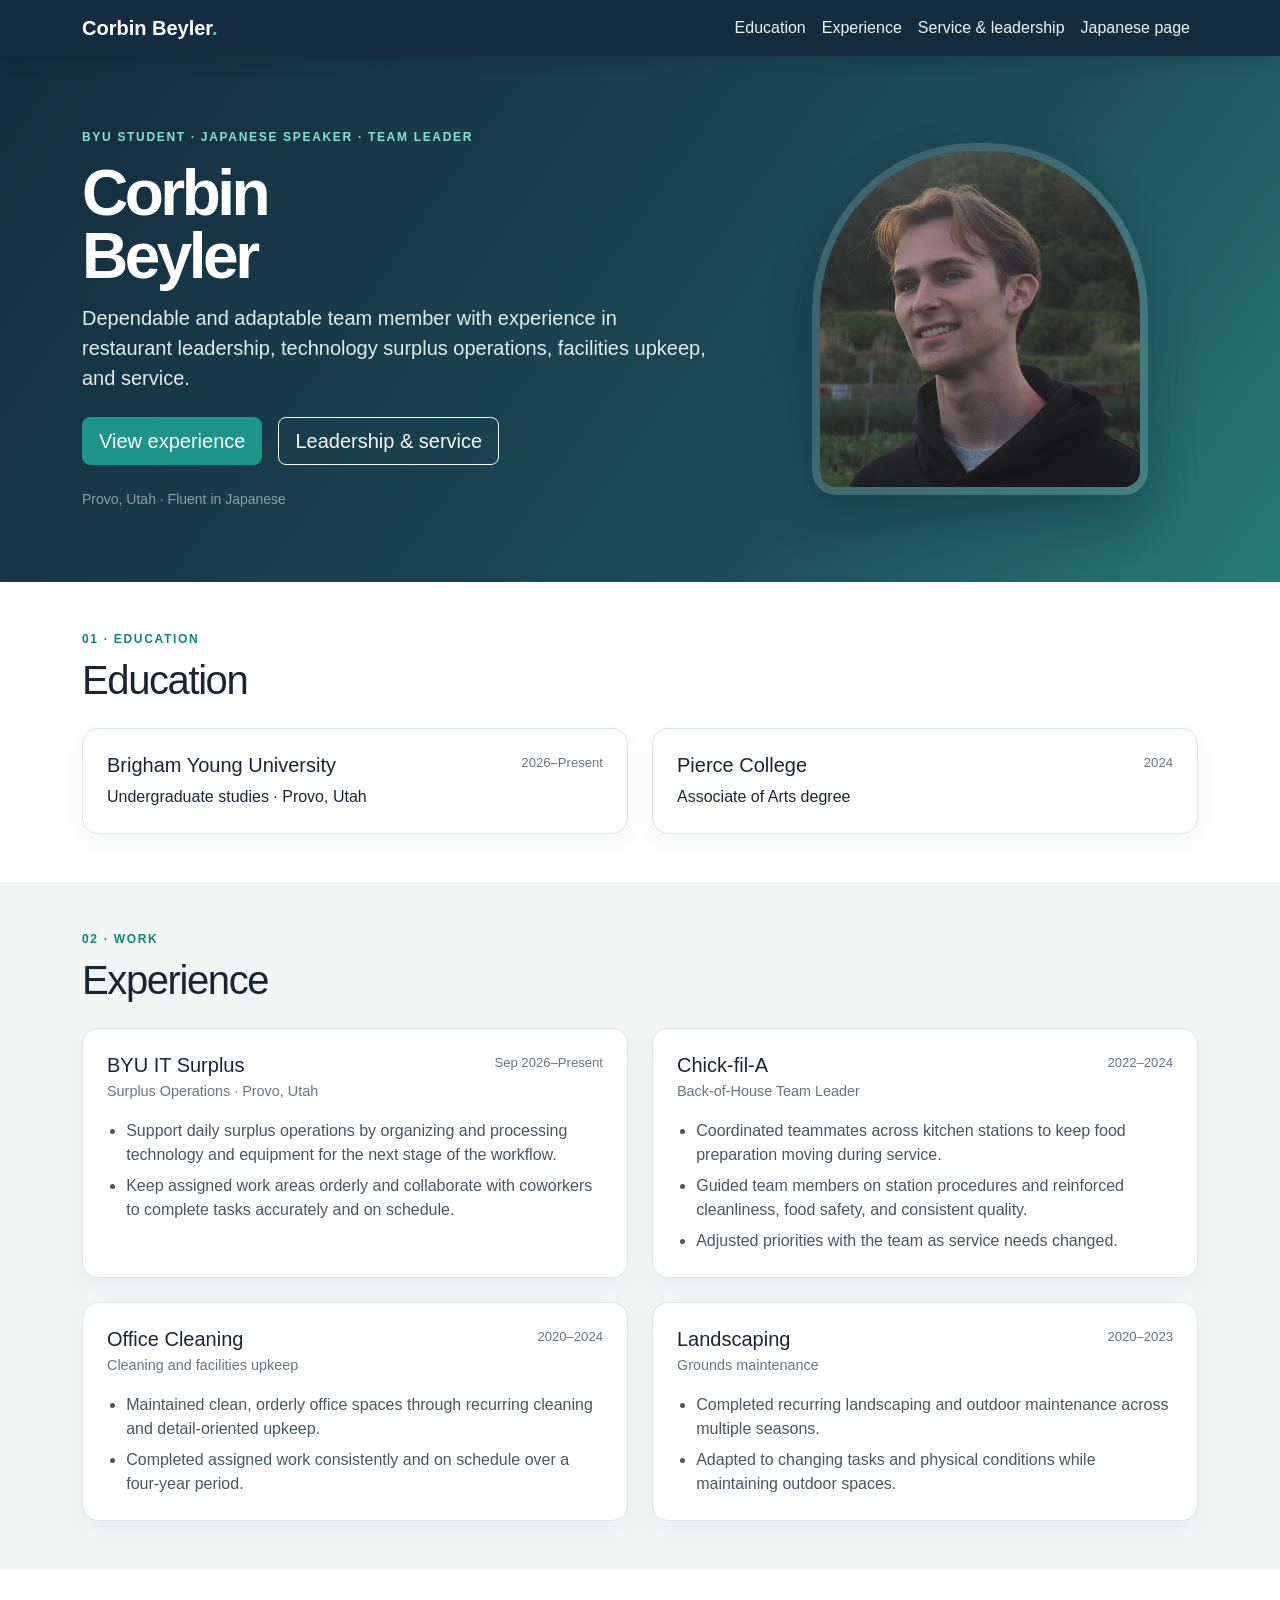
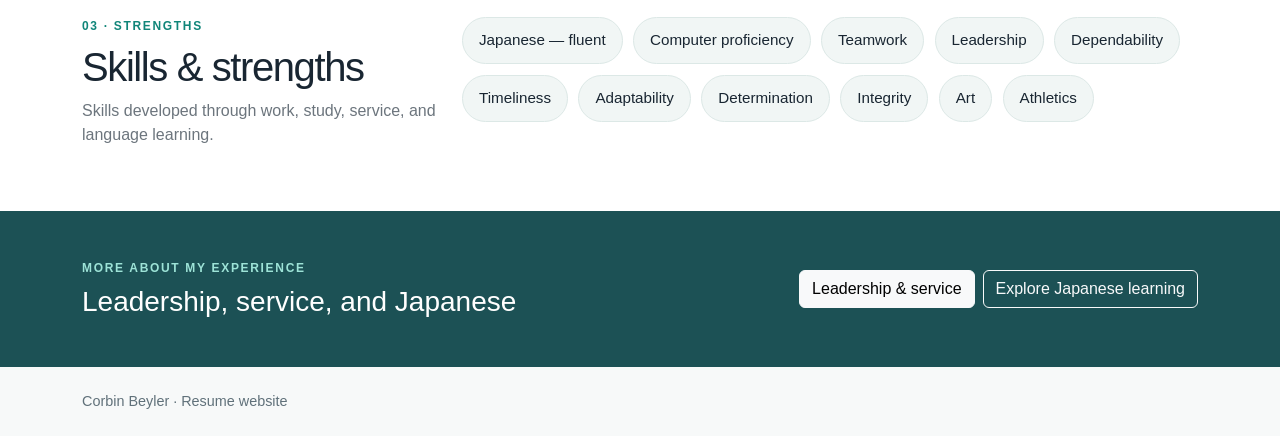
<file: index.html>
<!doctype html>
<html lang="en">
<head>
  <meta charset="utf-8">
  <meta name="viewport" content="width=device-width, initial-scale=1">
  <meta name="description" content="Resume and experience for Corbin Beyler.">
  <title>Corbin Beyler | Resume</title>
  <!-- Bootstrap provides the responsive layout and components; styles.css contains this site's overrides. -->
  <link href="https://cdn.jsdelivr.net/npm/bootstrap@5.3.9/dist/css/bootstrap.min.css" rel="stylesheet" integrity="sha384-yEPZ7jP9S0QKiUQ0m3jjsO4ProIW7wvR9gXkI7JOGa2XVsw53Yke2bsdkBbjmmiX" crossorigin="anonymous">
  <link rel="stylesheet" href="styles.css">
</head>
<body>
  <nav class="navbar navbar-expand-lg navbar-dark site-navbar sticky-top" aria-label="Main navigation">
    <div class="container">
      <a class="navbar-brand fw-bold" href="index.html">Corbin Beyler<span class="brand-dot">.</span></a>
      <button class="navbar-toggler" type="button" data-bs-toggle="collapse" data-bs-target="#mainNav" aria-controls="mainNav" aria-expanded="false" aria-label="Toggle navigation"><span class="navbar-toggler-icon"></span></button>
      <div class="collapse navbar-collapse" id="mainNav">
        <ul class="navbar-nav ms-auto align-items-lg-center">
          <li class="nav-item"><a class="nav-link" href="#education">Education</a></li>
          <li class="nav-item"><a class="nav-link" href="#experience">Experience</a></li>
          <li class="nav-item"><a class="nav-link" href="service.html">Service & leadership</a></li>
          <li class="nav-item"><a class="nav-link" href="japanese.html">Japanese page</a></li>
        </ul>
      </div>
    </div>
  </nav>

  <main>
    <section class="hero-section py-5 py-lg-6">
      <div class="container py-lg-4">
        <div class="row align-items-center g-5">
          <div class="col-lg-7 order-2 order-lg-1">
            <p class="eyebrow mb-3">BYU student · Japanese speaker · Team leader</p>
            <h1 class="display-3 fw-bold mb-3">Corbin<br class="d-none d-sm-block"> Beyler</h1>
            <p class="lead hero-lead mb-4">Dependable and adaptable team member with experience in restaurant leadership, technology surplus operations, facilities upkeep, and service.</p>
            <div class="d-flex flex-wrap gap-3">
              <a class="btn btn-primary btn-lg" href="#experience">View experience</a>
              <a class="btn btn-outline-light btn-lg" href="service.html">Leadership & service</a>
            </div>
            <p class="small text-white-50 mt-4 mb-0">Provo, Utah · Fluent in Japanese</p>
          </div>
          <div class="col-lg-5 order-1 order-lg-2 text-center">
            <img class="portrait img-fluid" src="assets/corbin-portrait.jpg" width="1228" height="1536" alt="Portrait of Corbin Beyler outdoors">
          </div>
        </div>
      </div>
    </section>

    <section class="py-5" id="education">
      <div class="container">
        <div class="section-heading mb-4"><p class="eyebrow mb-2">01 · Education</p><h2 class="h1 mb-0">Education</h2></div>
        <div class="row g-4">
          <div class="col-md-6"><article class="resume-card h-100"><div class="d-flex justify-content-between gap-3"><h3 class="h5">Brigham Young University</h3><span class="date-label">2026–Present</span></div><p class="mb-0">Undergraduate studies · Provo, Utah</p></article></div>
          <div class="col-md-6"><article class="resume-card h-100"><div class="d-flex justify-content-between gap-3"><h3 class="h5">Pierce College</h3><span class="date-label">2024</span></div><p class="mb-0">Associate of Arts degree</p></article></div>
        </div>
        <!-- BYU Career Services recommends omitting high school once college education is available. -->
      </div>
    </section>

    <section class="section-soft py-5" id="experience">
      <div class="container">
        <div class="section-heading mb-4"><p class="eyebrow mb-2">02 · Work</p><h2 class="h1 mb-0">Experience</h2></div>
        <div class="row g-4">
          <div class="col-lg-6"><article class="resume-card h-100"><div class="d-flex justify-content-between gap-3"><div><h3 class="h5 mb-1">BYU IT Surplus</h3><p class="role-label">Surplus Operations · Provo, Utah</p></div><span class="date-label">Sep 2026–Present</span></div><ul class="resume-bullets"><li>Support daily surplus operations by organizing and processing technology and equipment for the next stage of the workflow.</li><li>Keep assigned work areas orderly and collaborate with coworkers to complete tasks accurately and on schedule.</li></ul></article></div>
          <div class="col-lg-6"><article class="resume-card h-100"><div class="d-flex justify-content-between gap-3"><div><h3 class="h5 mb-1">Chick-fil-A</h3><p class="role-label">Back-of-House Team Leader</p></div><span class="date-label">2022–2024</span></div><ul class="resume-bullets"><li>Coordinated teammates across kitchen stations to keep food preparation moving during service.</li><li>Guided team members on station procedures and reinforced cleanliness, food safety, and consistent quality.</li><li>Adjusted priorities with the team as service needs changed.</li></ul></article></div>
          <div class="col-lg-6"><article class="resume-card h-100"><div class="d-flex justify-content-between gap-3"><div><h3 class="h5 mb-1">Office Cleaning</h3><p class="role-label">Cleaning and facilities upkeep</p></div><span class="date-label">2020–2024</span></div><ul class="resume-bullets"><li>Maintained clean, orderly office spaces through recurring cleaning and detail-oriented upkeep.</li><li>Completed assigned work consistently and on schedule over a four-year period.</li></ul></article></div>
          <div class="col-lg-6"><article class="resume-card h-100"><div class="d-flex justify-content-between gap-3"><div><h3 class="h5 mb-1">Landscaping</h3><p class="role-label">Grounds maintenance</p></div><span class="date-label">2020–2023</span></div><ul class="resume-bullets"><li>Completed recurring landscaping and outdoor maintenance across multiple seasons.</li><li>Adapted to changing tasks and physical conditions while maintaining outdoor spaces.</li></ul></article></div>
        </div>
      </div>
    </section>

    <section class="py-5" id="skills">
      <div class="container">
        <div class="row g-4 align-items-start">
          <div class="col-lg-4"><div class="section-heading"><p class="eyebrow mb-2">03 · Strengths</p><h2 class="h1">Skills & strengths</h2><p class="text-secondary">Skills developed through work, study, service, and language learning.</p></div></div>
          <div class="col-lg-8"><div class="skill-cloud"><span>Japanese — fluent</span><span>Computer proficiency</span><span>Teamwork</span><span>Leadership</span><span>Dependability</span><span>Timeliness</span><span>Adaptability</span><span>Determination</span><span>Integrity</span><span>Art</span><span>Athletics</span></div></div>
        </div>
      </div>
    </section>

    <section class="closing-band py-5">
      <div class="container d-flex flex-column flex-md-row justify-content-between align-items-md-center gap-3">
        <div><p class="eyebrow mb-2">More about my experience</p><h2 class="h3 mb-0">Leadership, service, and Japanese</h2></div>
        <div class="d-flex flex-wrap gap-2"><a class="btn btn-light" href="service.html">Leadership & service</a><a class="btn btn-outline-light" href="japanese.html">Explore Japanese learning</a></div>
      </div>
    </section>
  </main>
  <footer class="site-footer py-4"><div class="container"><span>Corbin Beyler · Resume website</span></div></footer>
  <script src="https://cdn.jsdelivr.net/npm/bootstrap@5.3.9/dist/js/bootstrap.bundle.min.js" integrity="sha384-WyOxWvTyr1QaMPfiPJSv76iReVthorl5uWlFtZPyK0IEB0hGzo9y5Bp9mYanr8Bu" crossorigin="anonymous"></script>
</body>
</html>
</file>
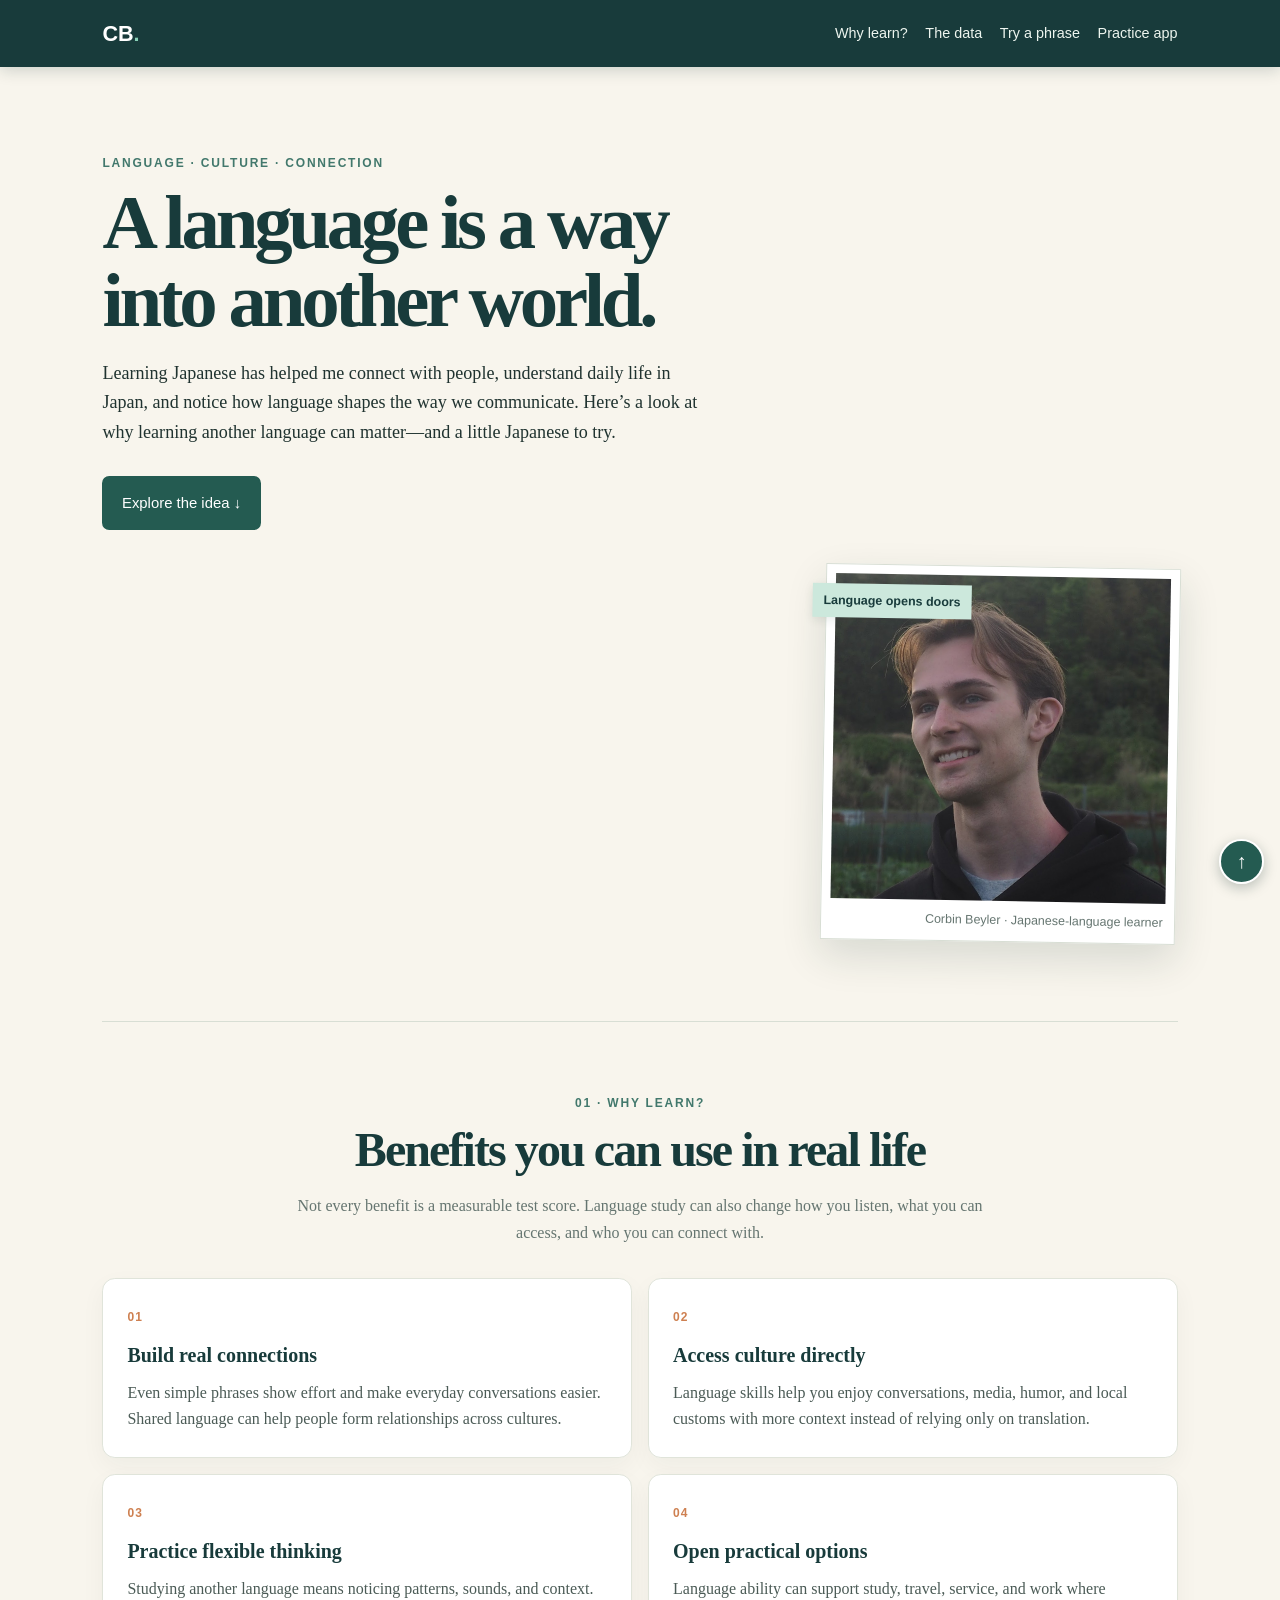
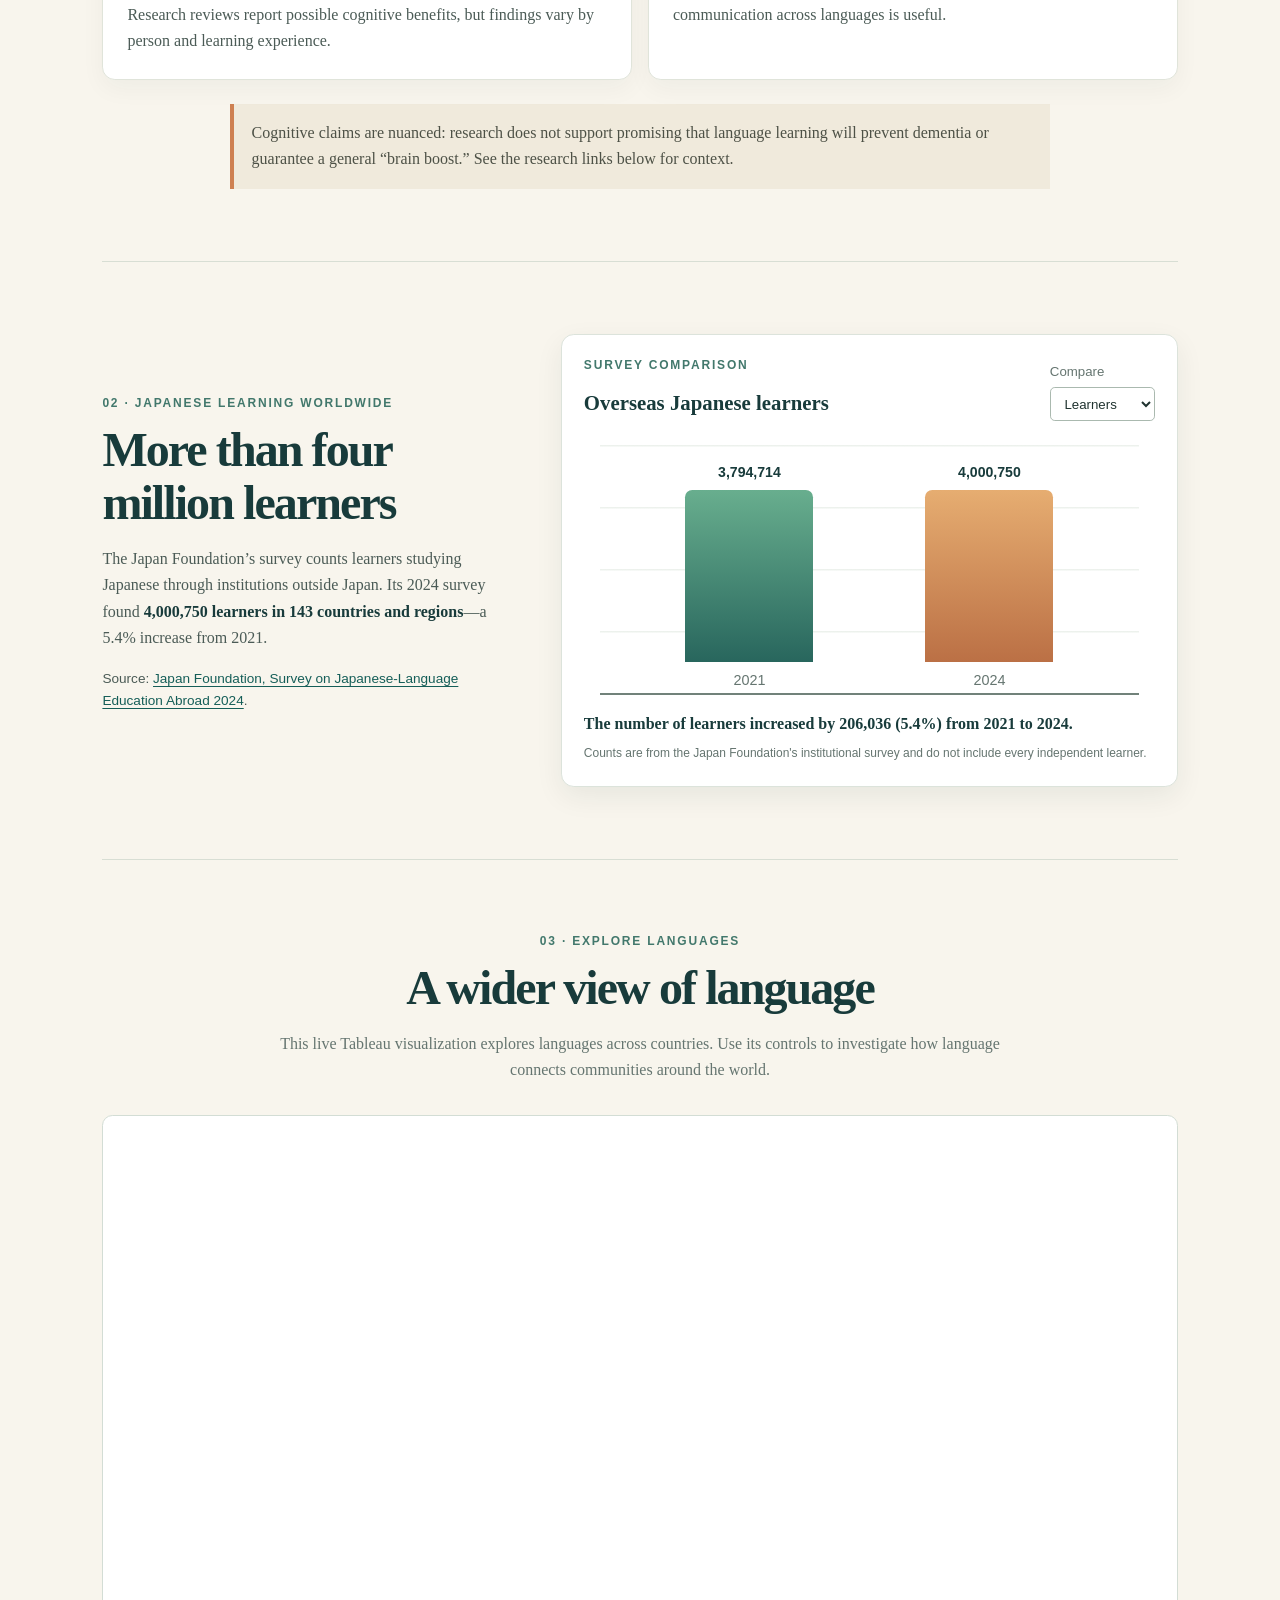
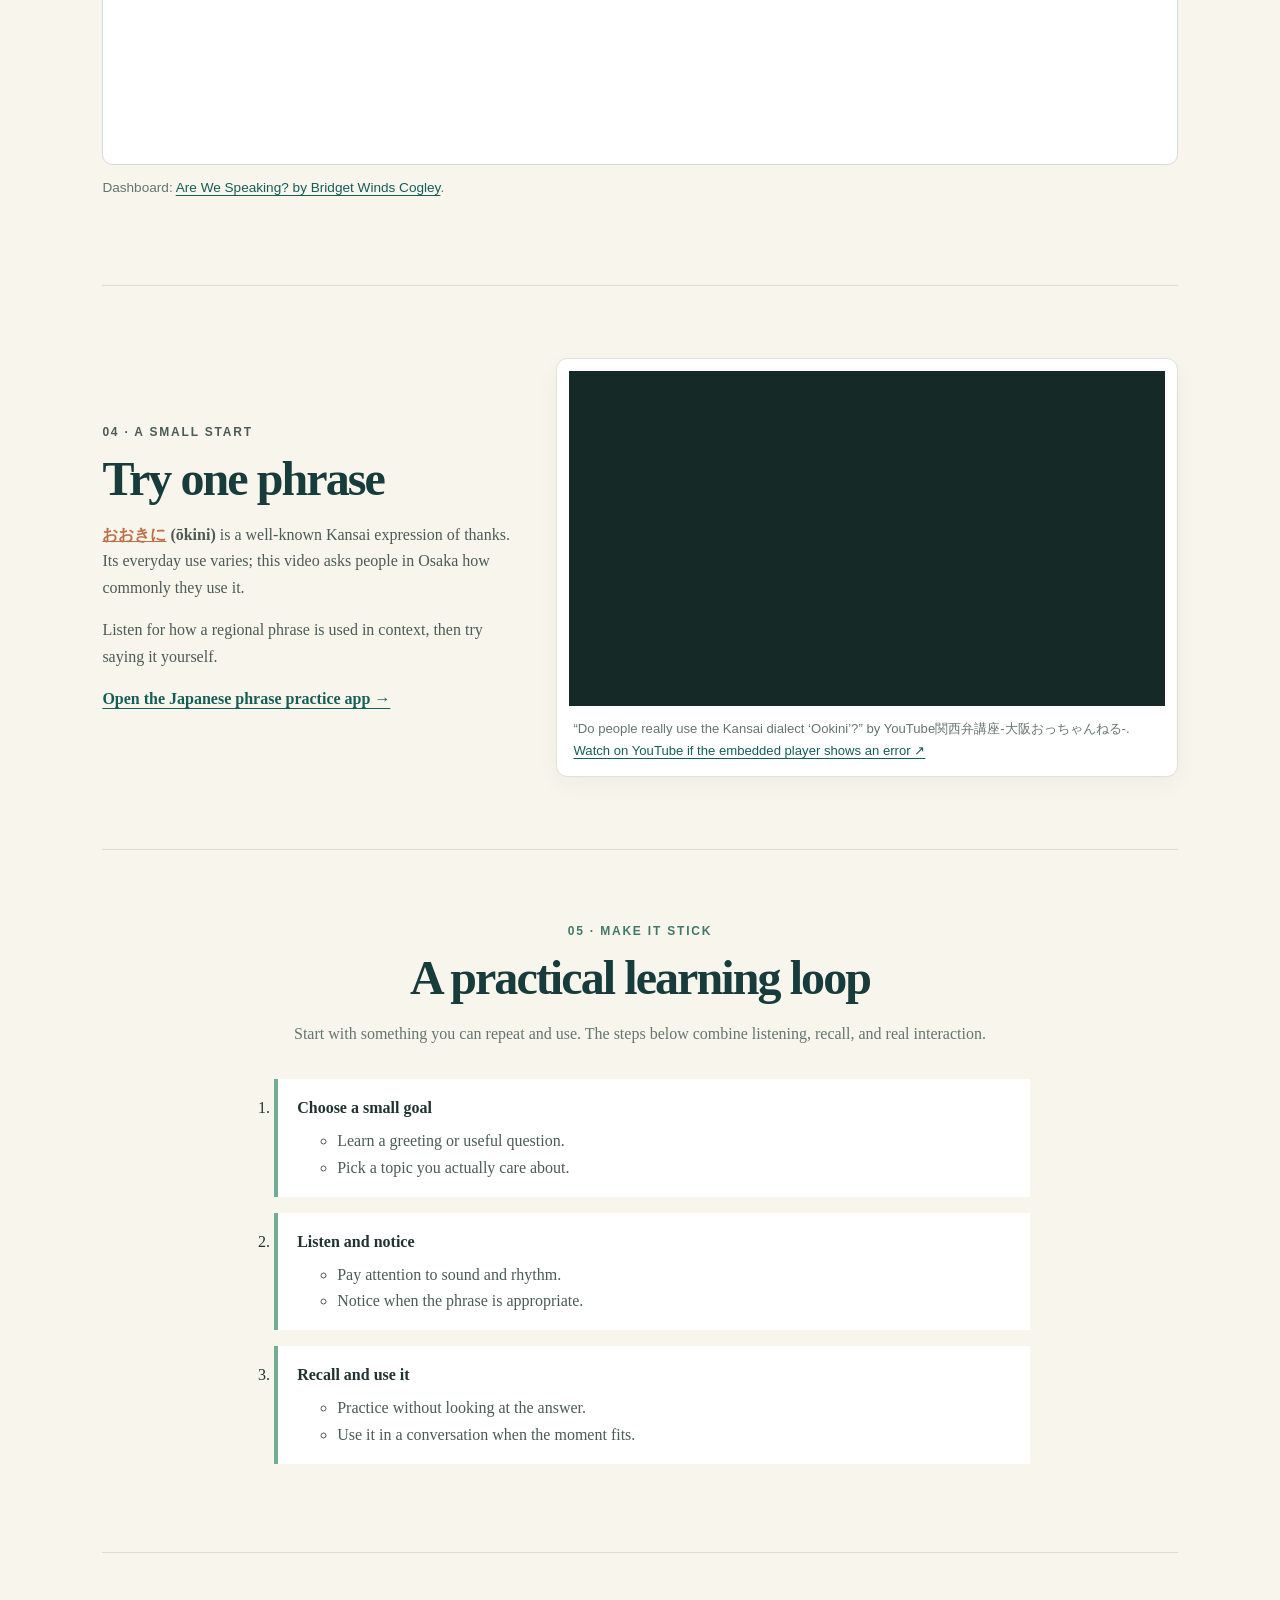
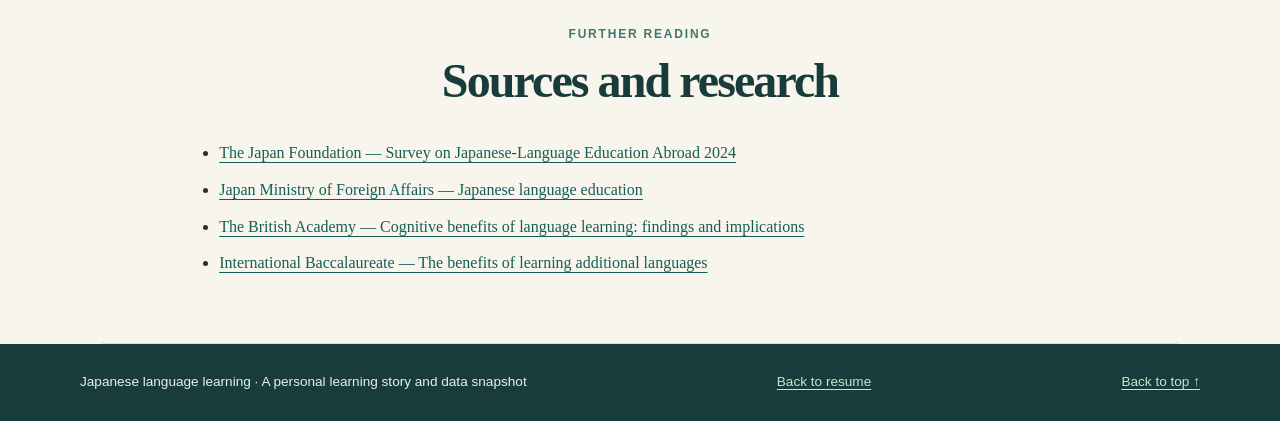
<file: japanese.html>
<!doctype html>
<html lang="en">
<head>
  <meta charset="utf-8">
  <meta name="viewport" content="width=device-width, initial-scale=1">
  <meta name="description" content="A from-scratch page about Japanese language learning, cultural connection, and the benefits of learning another language.">
  <title>Japanese Learning & Language Connection</title>
  <link rel="stylesheet" href="japanese.css">
</head>
<body>
  <header class="page-header" id="top">
    <div class="header-inner">
      <a class="site-mark" href="index.html" title="Back to the resume website">CB<span>.</span></a>
      <nav aria-label="Page navigation"><a href="#why-learn">Why learn?</a><a href="#data">The data</a><a href="#practice">Try a phrase</a><a href="language-lab.html">Practice app</a></nav>
    </div>
  </header>

  <main>
    <section class="hero" aria-labelledby="main-title">
      <div class="hero-copy">
        <p class="kicker">Language · Culture · Connection</p>
        <h1 id="main-title">A language is a way into another world.</h1>
        <p>Learning Japanese has helped me connect with people, understand daily life in Japan, and notice how language shapes the way we communicate. Here’s a look at why learning another language can matter—and a little Japanese to try.</p>
        <a class="button" href="#why-learn">Explore the idea <span aria-hidden="true">↓</span></a>
      </div>
      <figure class="hero-photo">
        <span class="photo-label">Language opens doors</span>
        <img src="assets/corbin-portrait.jpg" width="1228" height="1536" alt="Corbin Beyler outdoors, reflecting on his Japanese-language experience">
        <figcaption>Corbin Beyler · Japanese-language learner</figcaption>
      </figure>
    </section>

    <section class="content-section" id="why-learn">
      <div class="section-heading"><p class="kicker">01 · Why learn?</p><h2>Benefits you can use in real life</h2><p>Not every benefit is a measurable test score. Language study can also change how you listen, what you can access, and who you can connect with.</p></div>
      <div class="benefit-grid">
        <article class="info-card"><span class="card-number">01</span><h3>Build real connections</h3><p>Even simple phrases show effort and make everyday conversations easier. Shared language can help people form relationships across cultures.</p></article>
        <article class="info-card"><span class="card-number">02</span><h3>Access culture directly</h3><p>Language skills help you enjoy conversations, media, humor, and local customs with more context instead of relying only on translation.</p></article>
        <article class="info-card"><span class="card-number">03</span><h3>Practice flexible thinking</h3><p>Studying another language means noticing patterns, sounds, and context. Research reviews report possible cognitive benefits, but findings vary by person and learning experience.</p></article>
        <article class="info-card"><span class="card-number">04</span><h3>Open practical options</h3><p>Language ability can support study, travel, service, and work where communication across languages is useful.</p></article>
      </div>
      <p class="research-note">Cognitive claims are nuanced: research does not support promising that language learning will prevent dementia or guarantee a general “brain boost.” See the research links below for context.</p>
    </section>

    <section class="data-section" id="data">
      <div class="data-intro">
        <p class="kicker">02 · Japanese learning worldwide</p>
        <h2>More than four million learners</h2>
        <p>The Japan Foundation’s survey counts learners studying Japanese through institutions outside Japan. Its 2024 survey found <strong>4,000,750 learners in 143 countries and regions</strong>—a 5.4% increase from 2021.</p>
        <p class="source-line">Source: <a href="https://www.jpf.go.jp/e/project/japanese/survey/result/information.html" target="_blank" rel="noopener noreferrer">Japan Foundation, Survey on Japanese-Language Education Abroad 2024</a>.</p>
      </div>
      <div class="chart-card" aria-labelledby="chart-heading">
        <div class="chart-head"><div><p class="kicker">Survey comparison</p><h3 id="chart-heading">Overseas Japanese learners</h3></div><label for="measure-select">Compare <select id="measure-select"><option value="learners">Learners</option><option value="teachers">Teachers</option><option value="institutions">Institutions</option></select></label></div>
        <div class="bar-chart" id="bar-chart" role="img" aria-label="Bar chart of Japanese learners in 2021 and 2024"></div>
        <p class="chart-caption" id="chart-caption">The number of learners increased by 206,036 (5.4%) from 2021 to 2024.</p>
        <p class="source-line small-source">Counts are from the Japan Foundation's institutional survey and do not include every independent learner.</p>
      </div>
    </section>

    <section class="content-section tableau-section" aria-labelledby="tableau-heading">
      <div class="section-heading"><p class="kicker">03 · Explore languages</p><h2 id="tableau-heading">A wider view of language</h2><p>This live Tableau visualization explores languages across countries. Use its controls to investigate how language connects communities around the world.</p></div>
      <div class="tableau-frame">
        <iframe title="Interactive Tableau dashboard: languages and countries" src="https://public.tableau.com/views/AreWe/SpeakingtheSameLanguage?:showVizHome=no&amp;:embed=true" loading="lazy" allowfullscreen></iframe>
      </div>
      <p class="source-line">Dashboard: <a href="https://public.tableau.com/app/profile/bridget/viz/AreWe/SpeakingtheSameLanguage" target="_blank" rel="noopener noreferrer">Are We Speaking? by Bridget Winds Cogley</a>.</p>
    </section>

    <section class="practice-section" id="practice">
      <div class="practice-copy"><p class="kicker">04 · A small start</p><h2>Try one phrase</h2><p><strong><span style="color: #bd7045; text-decoration: underline;">おおきに</span> (ōkini)</strong> is a well-known Kansai expression of thanks. Its everyday use varies; this video asks people in Osaka how commonly they use it.</p><p>Listen for how a regional phrase is used in context, then try saying it yourself.</p><a class="text-link" href="language-lab.html">Open the Japanese phrase practice app →</a></div>
      <div class="video-card"><div class="video-wrap"><iframe src="https://www.youtube.com/embed/fmqa7V--Z2w?rel=0" title="Do people really use the Kansai dialect Ookini? What Osakans think" loading="lazy" allow="accelerometer; autoplay; clipboard-write; encrypted-media; gyroscope; picture-in-picture; web-share" allowfullscreen></iframe></div><p>“Do people really use the Kansai dialect ‘Ookini’?” by YouTube関西弁講座-大阪おっちゃんねる-. <a href="https://www.youtube.com/watch?v=fmqa7V--Z2w" target="_blank" rel="noopener noreferrer">Watch on YouTube if the embedded player shows an error ↗</a></p></div>
    </section>

    <section class="learning-path">
      <div class="section-heading"><p class="kicker">05 · Make it stick</p><h2>A practical learning loop</h2><p>Start with something you can repeat and use. The steps below combine listening, recall, and real interaction.</p></div>
      <ol class="path-list">
        <li><strong>Choose a small goal</strong><ul><li>Learn a greeting or useful question.</li><li>Pick a topic you actually care about.</li></ul></li>
        <li><strong>Listen and notice</strong><ul><li>Pay attention to sound and rhythm.</li><li>Notice when the phrase is appropriate.</li></ul></li>
        <li><strong>Recall and use it</strong><ul><li>Practice without looking at the answer.</li><li>Use it in a conversation when the moment fits.</li></ul></li>
      </ol>
    </section>

    <section class="sources-section" id="sources">
      <div class="section-heading"><p class="kicker">Further reading</p><h2>Sources and research</h2></div>
      <ul>
        <li><a href="https://www.jpf.go.jp/e/project/japanese/survey/result/information.html" target="_blank" rel="noopener noreferrer">The Japan Foundation — Survey on Japanese-Language Education Abroad 2024</a></li>
        <li><a href="https://www.mofa.go.jp/policy/culture/exchange/j_language/" target="_blank" rel="noopener noreferrer">Japan Ministry of Foreign Affairs — Japanese language education</a></li>
        <li><a href="https://www.thebritishacademy.ac.uk/publications/cognitive-benefits-language-learning-findings-implications/" target="_blank" rel="noopener noreferrer">The British Academy — Cognitive benefits of language learning: findings and implications</a></li>
        <li><a href="https://www.ibo.org/globalassets/new-structure/research/pdfs/the-benefits-of-learning-additional-languages-final.pdf" target="_blank" rel="noopener noreferrer">International Baccalaureate — The benefits of learning additional languages</a></li>
      </ul>
    </section>
  </main>

  <footer class="page-footer"><p>Japanese language learning · A personal learning story and data snapshot</p><a href="index.html">Back to resume</a><a href="#top">Back to top ↑</a></footer>
  <a class="back-to-top" href="#top" aria-label="Back to the top of this page" title="Back to top">↑</a>
  <script>
    // Survey values: Japan Foundation FY2021 and FY2024 results.
    const measures = {
      learners: { label: "learners", values: [3794714, 4000750], change: "206,036 (5.4%)" },
      teachers: { label: "teachers", values: [74592, 80898], change: "6,306 (8.5%)" },
      institutions: { label: "institutions", values: [18272, 19344], change: "1,072 (5.9%)" }
    };
    const select = document.querySelector("#measure-select");
    const graph = document.querySelector("#bar-chart");
    const caption = document.querySelector("#chart-caption");
    const formatter = new Intl.NumberFormat("en-US");
    function drawChart() {
      const item = measures[select.value];
      const max = Math.max(...item.values) * 1.12;
      graph.setAttribute("aria-label", `Bar chart comparing ${formatter.format(item.values[0])} ${item.label} in 2021 and ${formatter.format(item.values[1])} in 2024`);
      graph.innerHTML = item.values.map((value, index) => {
        const height = Math.round(value / max * 100);
        const year = index === 0 ? "2021" : "2024";
        return `<div class="bar-column"><span class="bar-value">${formatter.format(value)}</span><div class="bar" style="height:${height}%" aria-hidden="true"></div><span class="bar-year">${year}</span></div>`;
      }).join("");
      caption.textContent = `The number of ${item.label} increased by ${item.change} from 2021 to 2024.`;
    }
    select.addEventListener("change", drawChart);
    drawChart();
  </script>
</body>
</html>
</file>
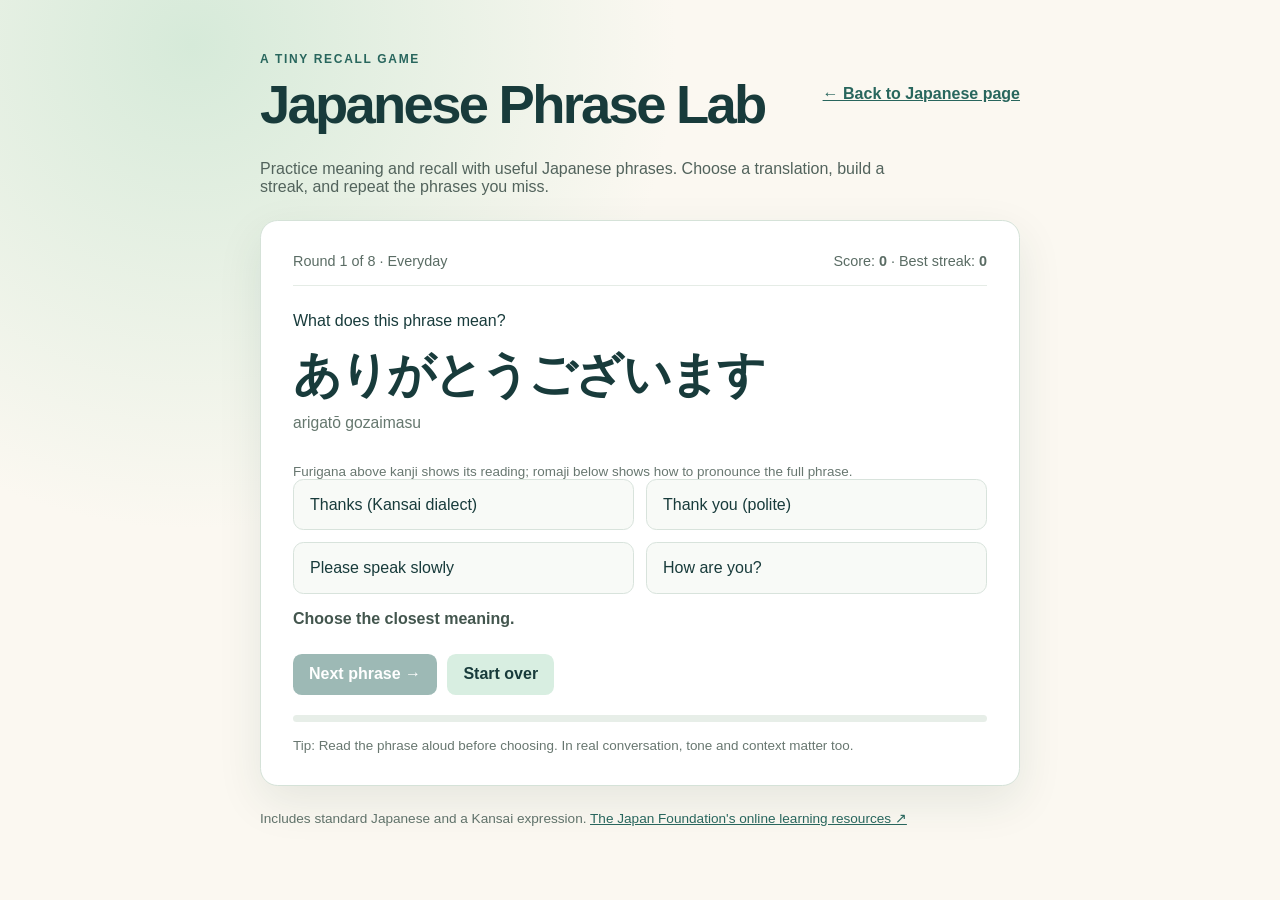
<file: language-lab.html>
<!doctype html>
<html lang="en">
<head>
  <meta charset="utf-8">
  <meta name="viewport" content="width=device-width, initial-scale=1">
  <meta name="description" content="A small Japanese phrase recall practice app.">
  <title>Japanese Phrase Lab</title>
  <style>
    :root { color-scheme: light; --ink: #183b3b; --leaf: #28665d; --mint: #d8eee1; --paper: #fbf8f1; --warm: #bd7045; }
    * { box-sizing: border-box; }
    body { min-height: 100vh; margin: 0; padding: 1.25rem; color: #203330; background: radial-gradient(circle at 15% 5%, #d6ead9, transparent 35%), var(--paper); font-family: Inter, "Segoe UI", Arial, sans-serif; }
    main { width: min(100%, 760px); margin: 2rem auto; }
    header { display: flex; justify-content: space-between; align-items: center; gap: 1rem; margin-bottom: 1.5rem; }
    header a { color: var(--leaf); font-weight: 700; }
    .eyebrow { margin: 0 0 .45rem; color: var(--leaf); font-size: .75rem; font-weight: 800; letter-spacing: .14em; text-transform: uppercase; }
    h1 { margin: 0; color: var(--ink); font-size: clamp(2.2rem, 7vw, 3.4rem); letter-spacing: -.05em; }
    .intro { max-width: 42rem; color: #52635c; }
    .app-card { margin-top: 1.5rem; padding: clamp(1.1rem, 4vw, 2rem); background: #fff; border: 1px solid #d5e2d8; border-radius: 1.1rem; box-shadow: 0 1rem 2.8rem #163d3218; }
    .app-top { display: flex; flex-wrap: wrap; justify-content: space-between; gap: .75rem; padding-bottom: 1rem; border-bottom: 1px solid #e5ece6; color: #5a6c64; font-size: .9rem; }
    .prompt { margin: 1.6rem 0 .25rem; color: var(--ink); font-size: 1rem; }
    .phrase { margin: 0; color: var(--ink); font-size: clamp(2rem, 8vw, 3rem); font-weight: 750; letter-spacing: -.04em; line-height: 1.7; }
    .phrase ruby { ruby-position: over; }
    .phrase rt { color: #60726a; font-size: .42em; font-weight: 600; letter-spacing: 0; }
    .romaji { min-height: 1.7rem; margin: -.15rem 0 1.5rem; color: #65776e; font-size: .98rem; line-height: 1.3; }
    .options { display: grid; grid-template-columns: repeat(2, minmax(0, 1fr)); gap: .75rem; }
    button { font: inherit; cursor: pointer; }
    .answer { min-height: 3.2rem; padding: .75rem 1rem; color: var(--ink); background: #f8faf7; border: 1px solid #d8e3dc; border-radius: .65rem; text-align: left; transition: background .15s, transform .15s; }
    .answer:hover:not(:disabled), .answer:focus-visible { background: var(--mint); transform: translateY(-1px); }
    .answer:focus-visible, .next:focus-visible, .reset:focus-visible { outline: 3px solid #de9b64; outline-offset: 2px; }
    .answer.correct { background: #d8eee1; border-color: #6fa887; }
    .answer.wrong { background: #f8dfd3; border-color: #d08a68; }
    .feedback { min-height: 2rem; margin: 1rem 0 .75rem; color: #43564e; font-weight: 650; }
    .controls { display: flex; flex-wrap: wrap; gap: .65rem; }
    .next, .reset { padding: .72rem 1rem; border: 0; border-radius: .55rem; font-weight: 700; }
    .next { color: #fff; background: var(--leaf); }
    .next:disabled { cursor: not-allowed; opacity: .45; }
    .reset { color: var(--ink); background: var(--mint); }
    .progress-track { height: .45rem; margin-top: 1.25rem; overflow: hidden; background: #e7eee8; border-radius: 1rem; }
    .progress-bar { width: 0; height: 100%; background: linear-gradient(90deg, #62a880, #e29a60); transition: width .25s; }
    .tip { margin: 1rem 0 0; color: #687770; font-size: .84rem; }
    footer { margin-top: 1.5rem; color: #60726a; font-size: .85rem; }
    footer a { color: var(--leaf); }
    @media (max-width: 520px) { .options { grid-template-columns: 1fr; } main { margin-top: .5rem; } }
    @media (prefers-reduced-motion: reduce) { *, *::before, *::after { scroll-behavior: auto !important; transition-duration: .01ms !important; } }
  </style>
</head>
<body>
  <main>
    <header><div><p class="eyebrow">A tiny recall game</p><h1>Japanese Phrase Lab</h1></div><a href="japanese.html">← Back to Japanese page</a></header>
    <p class="intro">Practice meaning and recall with useful Japanese phrases. Choose a translation, build a streak, and repeat the phrases you miss.</p>
    <section class="app-card" aria-labelledby="prompt-label">
      <div class="app-top"><span id="round-label">Round 1 of 8</span><span>Score: <strong id="score">0</strong> · Best streak: <strong id="streak">0</strong></span></div>
      <p class="prompt" id="prompt-label">What does this phrase mean?</p>
      <p class="phrase" id="phrase" lang="ja">おはようございます</p>
      <p class="romaji" id="romaji" aria-label="Romanized pronunciation">ohayō gozaimasu</p>
      <p class="tip">Furigana above kanji shows its reading; romaji below shows how to pronounce the full phrase.</p>
      <div class="options" id="options" role="group" aria-label="Choose the English meaning"></div>
      <p class="feedback" id="feedback" aria-live="polite">Choose the closest meaning.</p>
      <div class="controls"><button class="next" id="next" type="button" disabled>Next phrase →</button><button class="reset" id="reset" type="button">Start over</button></div>
      <div class="progress-track" aria-hidden="true"><div class="progress-bar" id="progress"></div></div>
      <p class="tip">Tip: Read the phrase aloud before choosing. In real conversation, tone and context matter too.</p>
    </section>
    <footer><p>Includes standard Japanese and a Kansai expression. <a href="https://www.jpf.go.jp/e/project/japanese/education/online/" target="_blank" rel="noopener noreferrer">The Japan Foundation's online learning resources ↗</a></p></footer>
  </main>
  <script>
    const deck = [
      { display: "おはようございます", romaji: "ohayō gozaimasu", en: "Good morning (polite)", group: "Everyday" },
      { display: "ありがとうございます", romaji: "arigatō gozaimasu", en: "Thank you (polite)", group: "Everyday" },
      { display: "よろしくお<ruby>願<rt>ねが</rt></ruby>いします", romaji: "yoroshiku onegaishimasu", en: "Please treat me well / I look forward to working with you", group: "Everyday" },
      { display: "もう<ruby>一度<rt>いちど</rt></ruby>お<ruby>願<rt>ねが</rt></ruby>いします", romaji: "mō ichido onegaishimasu", en: "One more time, please", group: "Useful" },
      { display: "ゆっくり<ruby>話<rt>はな</rt></ruby>してください", romaji: "yukkuri hanashite kudasai", en: "Please speak slowly", group: "Useful" },
      { display: "お<ruby>元気<rt>げんき</rt></ruby>ですか", romaji: "ogenki desu ka", en: "How are you?", group: "Everyday" },
      { display: "めっちゃおいしい", romaji: "meccha oishii", en: "Really delicious (casual Kansai-style expression)", group: "Kansai" },
      { display: "おおきに", romaji: "ōkini", en: "Thanks (Kansai dialect)", group: "Kansai" },
      { display: "<ruby>駅<rt>えき</rt></ruby>はどこですか", romaji: "eki wa doko desu ka", en: "Where is the station?", group: "Useful" },
      { display: "<ruby>大丈夫<rt>だいじょうぶ</rt></ruby>です", romaji: "daijōbu desu", en: "It's okay / I'm all right", group: "Everyday" }
    ];
    const roundSize = 8;
    let questions = [], current = 0, score = 0, streak = 0, bestStreak = 0, answered = false;
    const phrase = document.querySelector("#phrase"), romaji = document.querySelector("#romaji"), options = document.querySelector("#options"), feedback = document.querySelector("#feedback"), next = document.querySelector("#next");
    const shuffled = list => [...list].sort(() => Math.random() - .5);
    function startGame() {
      questions = shuffled(deck).slice(0, roundSize); current = 0; score = 0; streak = 0; bestStreak = 0; next.textContent = "Next phrase →";
      document.querySelector("#score").textContent = score; document.querySelector("#streak").textContent = bestStreak;
      renderQuestion();
    }
    function renderQuestion() {
      answered = false; next.disabled = true;
      const item = questions[current]; phrase.innerHTML = item.display; romaji.textContent = item.romaji;
      document.querySelector("#round-label").textContent = `Round ${current + 1} of ${roundSize} · ${item.group}`;
      document.querySelector("#progress").style.width = `${current / roundSize * 100}%`;
      feedback.textContent = "Choose the closest meaning.";
      const distractors = shuffled(deck.filter(entry => entry.en !== item.en)).slice(0, 3).map(entry => entry.en);
      const choices = shuffled([item.en, ...distractors]);
      options.innerHTML = "";
      choices.forEach(choice => {
        const button = document.createElement("button"); button.type = "button"; button.className = "answer"; button.textContent = choice;
        button.addEventListener("click", () => checkAnswer(button, choice, item.en)); options.appendChild(button);
      });
    }
    function checkAnswer(button, choice, answer) {
      if (answered) return; answered = true;
      document.querySelectorAll(".answer").forEach(option => { option.disabled = true; if (option.textContent === answer) option.classList.add("correct"); });
      if (choice === answer) { score++; streak++; bestStreak = Math.max(bestStreak, streak); feedback.textContent = "Correct. Nice recall!"; }
      else { streak = 0; button.classList.add("wrong"); feedback.textContent = `Not quite. The answer is: ${answer}`; }
      document.querySelector("#score").textContent = score; document.querySelector("#streak").textContent = bestStreak;
      document.querySelector("#progress").style.width = `${(current + 1) / roundSize * 100}%`;
      next.disabled = false;
      if (current === roundSize - 1) next.textContent = "See results →";
    }
    next.addEventListener("click", () => {
      if (current < roundSize - 1) { current++; next.textContent = "Next phrase →"; renderQuestion(); }
      else { phrase.textContent = `${score} / ${roundSize}`; romaji.textContent = ""; options.innerHTML = ""; document.querySelector("#round-label").textContent = "Round complete"; feedback.textContent = score >= 6 ? "Great work. Try another round to strengthen recall." : "Good practice. Review the missed phrases and try again."; next.disabled = true; document.querySelector("#progress").style.width = "100%"; }
    });
    document.querySelector("#reset").addEventListener("click", startGame);
    startGame();
  </script>
</body>
</html>
</file>
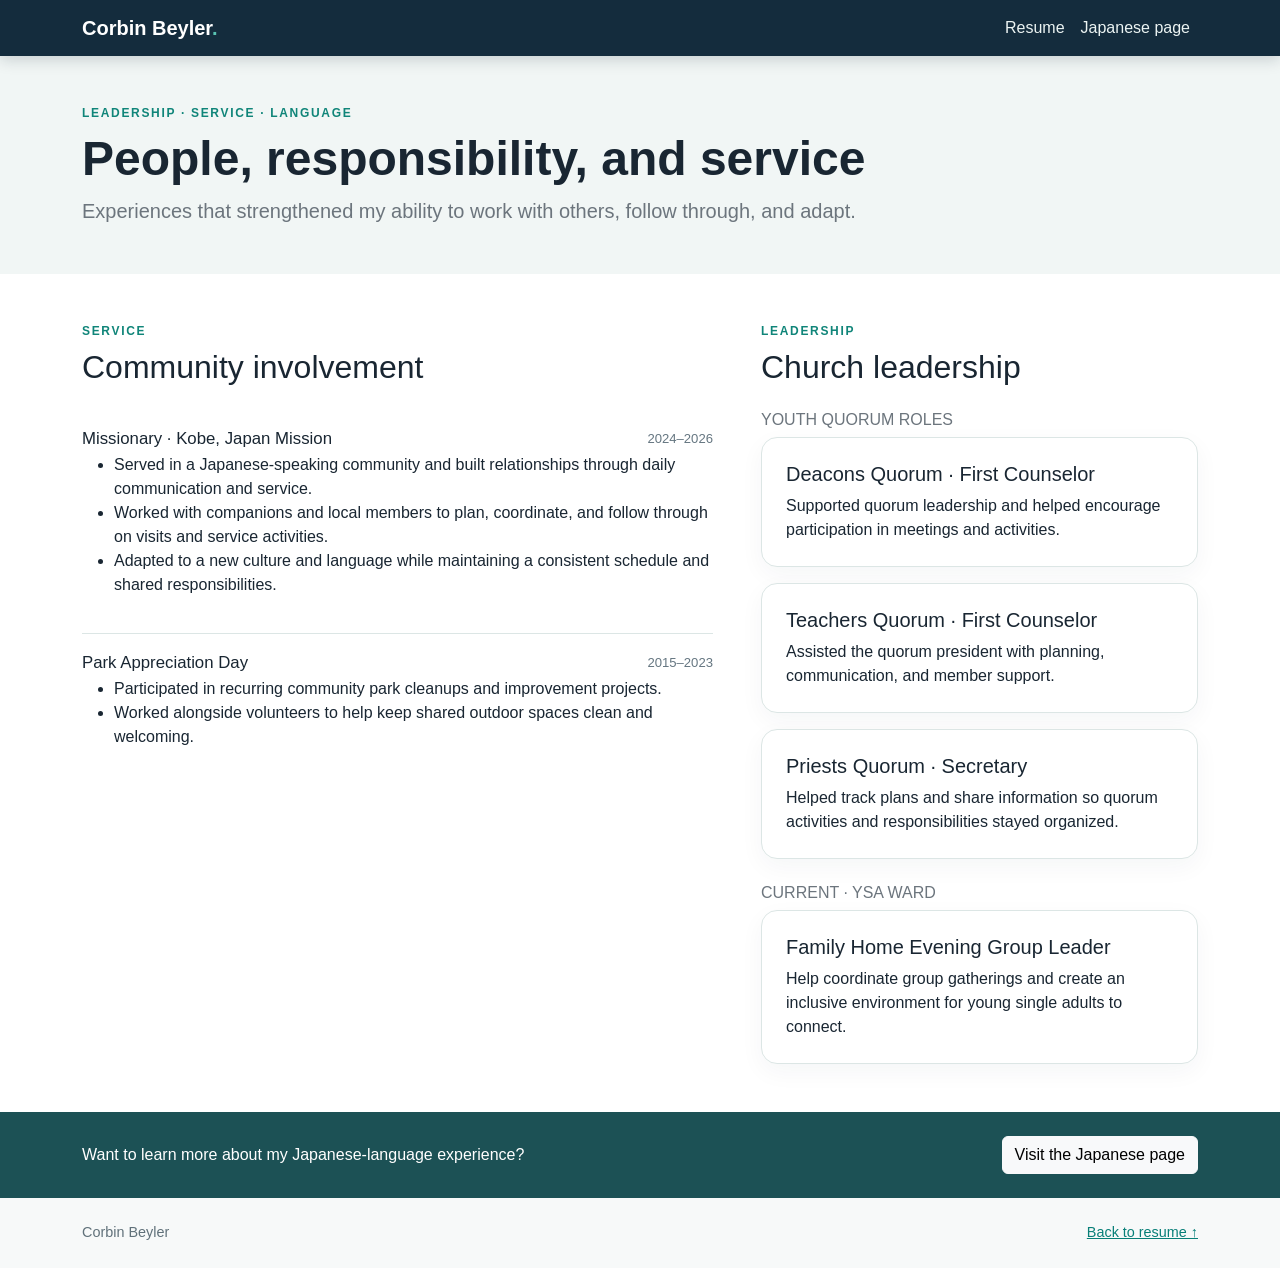
<file: service.html>
<!doctype html>
<html lang="en">
<head>
  <meta charset="utf-8">
  <meta name="viewport" content="width=device-width, initial-scale=1">
  <meta name="description" content="Leadership and service experience for Corbin Beyler.">
  <title>Leadership & Service | Corbin Beyler</title>
  <link href="https://cdn.jsdelivr.net/npm/bootstrap@5.3.9/dist/css/bootstrap.min.css" rel="stylesheet" integrity="sha384-yEPZ7jP9S0QKiUQ0m3jjsO4ProIW7wvR9gXkI7JOGa2XVsw53Yke2bsdkBbjmmiX" crossorigin="anonymous">
  <link rel="stylesheet" href="styles.css">
</head>
<body>
  <nav class="navbar navbar-expand-lg navbar-dark site-navbar sticky-top" aria-label="Main navigation">
    <div class="container"><a class="navbar-brand fw-bold" href="index.html">Corbin Beyler<span class="brand-dot">.</span></a><button class="navbar-toggler" type="button" data-bs-toggle="collapse" data-bs-target="#mainNav" aria-controls="mainNav" aria-expanded="false" aria-label="Toggle navigation"><span class="navbar-toggler-icon"></span></button><div class="collapse navbar-collapse" id="mainNav"><ul class="navbar-nav ms-auto"><li class="nav-item"><a class="nav-link" href="index.html">Resume</a></li><li class="nav-item"><a class="nav-link" href="japanese.html">Japanese page</a></li></ul></div></div>
  </nav>
  <main>
    <header class="service-hero py-5"><div class="container"><p class="eyebrow mb-2">Leadership · Service · Language</p><h1 class="display-5 fw-bold">People, responsibility, and service</h1><p class="lead text-secondary mb-0">Experiences that strengthened my ability to work with others, follow through, and adapt.</p></div></header>
    <section class="py-5"><div class="container"><div class="row g-5">
      <div class="col-lg-7"><p class="eyebrow mb-2">Service</p><h2 class="h2 mb-4">Community involvement</h2>
        <article class="service-entry"><div class="d-flex justify-content-between gap-3"><h3 class="mb-1">Missionary · Kobe, Japan Mission</h3><span class="date-label">2024–2026</span></div><ul><li>Served in a Japanese-speaking community and built relationships through daily communication and service.</li><li>Worked with companions and local members to plan, coordinate, and follow through on visits and service activities.</li><li>Adapted to a new culture and language while maintaining a consistent schedule and shared responsibilities.</li></ul></article>
        <article class="service-entry"><div class="d-flex justify-content-between gap-3"><h3 class="mb-1">Park Appreciation Day</h3><span class="date-label">2015–2023</span></div><ul><li>Participated in recurring community park cleanups and improvement projects.</li><li>Worked alongside volunteers to help keep shared outdoor spaces clean and welcoming.</li></ul></article>
      </div>
      <div class="col-lg-5"><p class="eyebrow mb-2">Leadership</p><h2 class="h2 mb-4">Church leadership</h2>
        <h3 class="h6 text-uppercase text-secondary">Youth quorum roles</h3>
        <article class="resume-card mb-3"><h3 class="h5">Deacons Quorum · First Counselor</h3><p class="mb-0">Supported quorum leadership and helped encourage participation in meetings and activities.</p></article>
        <article class="resume-card mb-3"><h3 class="h5">Teachers Quorum · First Counselor</h3><p class="mb-0">Assisted the quorum president with planning, communication, and member support.</p></article>
        <article class="resume-card mb-3"><h3 class="h5">Priests Quorum · Secretary</h3><p class="mb-0">Helped track plans and share information so quorum activities and responsibilities stayed organized.</p></article>
        <h3 class="h6 text-uppercase text-secondary mt-4">Current · YSA ward</h3>
        <article class="resume-card"><h3 class="h5">Family Home Evening Group Leader</h3><p class="mb-0">Help coordinate group gatherings and create an inclusive environment for young single adults to connect.</p></article>
      </div>
    </div></div></section>
    <section class="closing-band py-4"><div class="container d-flex flex-column flex-sm-row justify-content-between align-items-sm-center gap-3"><p class="mb-0">Want to learn more about my Japanese-language experience?</p><a class="btn btn-light" href="japanese.html">Visit the Japanese page</a></div></section>
  </main>
  <footer class="site-footer py-4"><div class="container d-flex justify-content-between"><span>Corbin Beyler</span><a href="index.html">Back to resume ↑</a></div></footer>
  <script src="https://cdn.jsdelivr.net/npm/bootstrap@5.3.9/dist/js/bootstrap.bundle.min.js" integrity="sha384-WyOxWvTyr1QaMPfiPJSv76iReVthorl5uWlFtZPyK0IEB0hGzo9y5Bp9mYanr8Bu" crossorigin="anonymous"></script>
</body>
</html>
</file>
<file: styles.css>
/* Bootstrap handles the base grid and responsive components; these rules set the portfolio's visual identity. */
:root { --ink: #192632; --navy: #142c3d; --teal: #59c3b3; --mist: #f1f6f5; --muted: #657681; }
html { scroll-behavior: smooth; }
body { color: var(--ink); font-family: Inter, "Segoe UI", Arial, sans-serif; }
a { color: #087f78; }
a:hover { color: #075b58; text-decoration-thickness: 2px; }
a:visited { color: #5c4a83; }
.site-navbar { background: var(--navy); box-shadow: 0 3px 15px #0a1b2930; }
.site-navbar .nav-link { color: #ecf4f3; }
.site-navbar .nav-link:hover, .site-navbar .nav-link:focus { color: var(--teal); }
.brand-dot { color: var(--teal); }
.hero-section { color: white; background: linear-gradient(125deg, #142c3d 0%, #1d4b57 65%, #277b76 100%); }
.py-lg-6 { padding-top: 6rem; padding-bottom: 6rem; }
.display-3 { letter-spacing: -.055em; line-height: .98; }
.hero-lead { max-width: 39rem; color: #e0ecec; }
.eyebrow { color: #108579; font-size: .75rem; font-weight: 800; letter-spacing: .14em; text-transform: uppercase; }
.hero-section .eyebrow { color: #85e2d2; }
.btn-primary { --bs-btn-bg: #1e9388; --bs-btn-border-color: #1e9388; --bs-btn-hover-bg: #16796f; --bs-btn-hover-border-color: #16796f; }
.btn-outline-light:hover { color: var(--navy); }
.portrait { width: min(100%, 21rem); max-height: 25rem; object-fit: cover; object-position: center 30%; border: 8px solid #ffffff25; border-radius: 48% 48% 1.5rem 1.5rem; box-shadow: 0 1.5rem 3rem #071c2c55; }
.section-heading h2 { letter-spacing: -.035em; }
.resume-card { padding: 1.5rem; background: white; border: 1px solid #dce6e5; border-radius: 1rem; box-shadow: 0 .5rem 1.5rem #19333b0b; }
.section-soft { background: var(--mist); }
.date-label { flex: 0 0 auto; color: var(--muted); font-size: .82rem; text-align: right; }
.role-label { margin-bottom: 0; color: var(--muted); font-size: .9rem; }
.resume-bullets { margin: 1rem 0 0; padding-left: 1.2rem; color: #465760; }
.resume-bullets li + li { margin-top: .45rem; }
.skill-cloud { display: flex; flex-wrap: wrap; gap: .65rem; }
.skill-cloud span { padding: .7rem 1rem; background: var(--mist); border: 1px solid #dce8e6; border-radius: 999px; font-size: .95rem; }
.closing-band { color: white; background: #1c5155; }
.closing-band .eyebrow { color: #9de3d7; }
.site-footer { color: #60717a; background: #f7f9f9; font-size: .9rem; }
.site-footer a { color: #087f78; }
.service-hero { background: var(--mist); }
.service-entry { padding: 1.2rem 0; border-bottom: 1px solid #dce6e5; }
.service-entry:last-child { border-bottom: 0; }
.service-entry h3 { font-size: 1.05rem; }
.service-entry .date-label { color: #657681; }
@media (max-width: 575.98px) {
  .resume-card { padding: 1.15rem; }
  .date-label { white-space: normal; font-size: .75rem; }
  .hero-section .btn { width: 100%; }
}
</file>
<file: japanese.css>
/* From-scratch stylesheet: these rules style the Japanese-learning page without Bootstrap. */
:root { --deep: #183b3b; --green: #245b51; --mint: #cce8dc; --cream: #f8f5ed; --orange: #ce8051; --text: #203330; --muted: #657570; }
* { box-sizing: border-box; }
html { scroll-behavior: smooth; scroll-padding-top: 5rem; }
body { margin: 0; color: var(--text); background: var(--cream); font-family: Georgia, "Times New Roman", serif; line-height: 1.65; }
a { color: #155e58; text-decoration-thickness: 1px; text-underline-offset: .22em; }
a:visited { color: #66527a; }
a:hover, a:focus { color: #ad542e; text-decoration-thickness: 2px; }
.page-header { position: sticky; top: 0; z-index: 10; color: #fff; background: var(--deep); box-shadow: 0 3px 15px #12302b30; }
.header-inner { display: flex; align-items: center; justify-content: space-between; gap: 1rem; max-width: 1120px; min-height: 4.2rem; margin: auto; padding: .6rem 1.4rem; }
.site-mark { color: #fff; font-family: Arial, sans-serif; font-size: 1.35rem; font-weight: 800; text-decoration: none; }
.site-mark:visited { color: #fff; }
.site-mark span { color: #88d0b7; }
nav { display: flex; flex-wrap: wrap; gap: .35rem 1.1rem; font-family: Arial, sans-serif; font-size: .9rem; }
nav a { color: #edf5ef; text-decoration: none; }
nav a:visited { color: #edf5ef; }
nav a:hover { color: #b8edcf; }
main { max-width: 1120px; margin: auto; padding: 0 1.4rem; }
.hero { position: relative; min-height: 530px; padding: 5.4rem 0 4rem; border-bottom: 1px solid #d8ded4; }
.hero-copy { width: 59%; padding: 0 1rem 2rem 0; }
.hero h1 { max-width: 710px; margin: 0 0 1rem; color: var(--deep); font-size: clamp(2.7rem, 6vw, 5.6rem); letter-spacing: -.055em; line-height: 1.02; }
.hero-copy > p:not(.kicker) { max-width: 39rem; font-size: 1.13rem; }
.kicker { margin: 0 0 .65rem; color: #42786c; font-family: Arial, sans-serif; font-size: .75rem; font-weight: 800; letter-spacing: .15em; text-transform: uppercase; }
.button { display: inline-block; margin-top: .6rem; padding: .82rem 1.1rem; color: #fff; background: var(--green); border: 2px solid var(--green); border-radius: .45rem; font-family: Arial, sans-serif; font-size: .93rem; text-decoration: none; }
.button:visited { color: #fff; }
.button:hover { color: var(--deep); background: var(--mint); }
.hero-photo { position: relative; z-index: 1; float: right; width: 33%; margin: .2rem 0 1rem 2rem; padding: .55rem; background: #fff; border: 1px solid #d8ded4; box-shadow: 0 1rem 2.5rem #12302b24; transform: rotate(1deg); }
.hero-photo img { display: block; width: 100%; height: 325px; object-fit: cover; object-position: center 28%; }
.hero-photo figcaption { padding: .55rem .15rem .1rem; color: var(--muted); font-family: Arial, sans-serif; font-size: .78rem; text-align: right; }
.photo-label { position: absolute; z-index: 2; top: 1.2rem; left: -.9rem; padding: .4rem .7rem; color: var(--deep); background: var(--mint); font-family: Arial, sans-serif; font-size: .78rem; font-weight: 700; box-shadow: 0 .2rem .6rem #12302b18; }
.hero::after { display: block; clear: both; content: ""; }
.content-section, .sources-section, .learning-path { padding: 4.5rem 0; border-bottom: 1px solid #d8ded4; }
.section-heading { max-width: 720px; margin: 0 auto 2rem; text-align: center; }
h2 { margin: 0 0 .8rem; color: var(--deep); font-size: clamp(2rem, 4vw, 3rem); letter-spacing: -.04em; line-height: 1.1; }
.section-heading > p:not(.kicker) { color: var(--muted); }
.benefit-grid { display: grid; grid-template-columns: repeat(2, minmax(0, 1fr)); gap: 1rem; }
.info-card { padding: 1.5rem; background: #fff; border: 1px solid #e0e4da; border-radius: .8rem; box-shadow: 0 .55rem 1.5rem #12302b0b; }
.info-card h3 { margin: .6rem 0 .5rem; color: var(--deep); font-size: 1.25rem; }
.info-card p { margin: 0; color: #4b5b56; }
.card-number { color: var(--orange); font-family: Arial, sans-serif; font-size: .75rem; font-weight: 800; letter-spacing: .1em; }
.research-note { max-width: 820px; margin: 1.5rem auto 0; padding: 1rem 1.1rem; background: #f0eadc; border-left: 4px solid var(--orange); color: #4d5146; }
.data-section { display: grid; grid-template-columns: .8fr 1.2fr; gap: 3rem; align-items: center; padding: 4.5rem 0; border-bottom: 1px solid #d8ded4; }
.data-intro > p:not(.kicker) { color: #4b5b56; }
.data-intro strong { color: var(--deep); }
.source-line { color: var(--muted); font-family: Arial, sans-serif; font-size: .85rem; }
.chart-card { padding: 1.35rem; background: #fff; border: 1px solid #dce3db; border-radius: .8rem; box-shadow: 0 .6rem 1.7rem #12302b12; }
.chart-head { display: flex; justify-content: space-between; align-items: end; gap: 1rem; }
.chart-head h3 { margin: 0; color: var(--deep); font-size: 1.3rem; }
.chart-head label { color: var(--muted); font-family: Arial, sans-serif; font-size: .83rem; }
select { display: block; margin-top: .25rem; padding: .45rem .6rem; border: 1px solid #aab9af; border-radius: .3rem; background: #fff; color: var(--text); font: inherit; }
.bar-chart { display: flex; height: 250px; align-items: end; justify-content: center; gap: min(16vw, 7rem); margin: 1.5rem 1rem .5rem; padding: 1rem 1rem 0; border-bottom: 2px solid #71827a; background: repeating-linear-gradient(to top, transparent 0, transparent 24%, #e8eee8 25%); }
.bar-column { display: flex; width: min(28%, 8rem); height: 100%; flex-direction: column; align-items: center; justify-content: end; }
.bar-value { margin-bottom: .35rem; color: var(--deep); font-family: Arial, sans-serif; font-size: .88rem; font-weight: 700; }
.bar { width: 100%; min-height: 1rem; background: linear-gradient(180deg, #68ae8e, #28665d); border-radius: .45rem .45rem 0 0; transition: height .35s ease; }
.bar-column:nth-child(2) .bar { background: linear-gradient(180deg, #e6ad71, #bb7045); }
.bar-year { padding-top: .45rem; color: var(--muted); font-family: Arial, sans-serif; font-size: .9rem; }
.chart-caption { margin: 1rem 0 .45rem; color: var(--deep); font-weight: 700; }
.small-source { margin: 0; font-size: .75rem; }
.tableau-section { padding: 4.5rem 0; border-bottom: 1px solid #d8ded4; }
.tableau-frame { position: relative; z-index: 0; height: 650px; overflow: hidden; background: #fff; border: 1px solid #d3ddd5; border-radius: .65rem; }
.tableau-frame iframe { width: 100%; height: 100%; border: 0; }
.tableau-section > .source-line { margin-top: .75rem; }
.practice-section { display: grid; grid-template-columns: .8fr 1.2fr; gap: 2.5rem; align-items: center; padding: 4.5rem 0; border-bottom: 1px solid #d8ded4; }
.practice-copy p { color: #4b5b56; }
.text-link { font-weight: 700; }
.video-card { padding: .75rem; background: #fff; border: 1px solid #dce3db; border-radius: .7rem; box-shadow: 0 .5rem 1.4rem #12302b0b; }
.video-wrap { position: relative; width: 100%; padding-top: 56.25%; overflow: hidden; background: #152927; }
.video-wrap iframe { position: absolute; inset: 0; width: 100%; height: 100%; border: 0; }
.video-card > p { margin: .75rem .25rem .15rem; color: var(--muted); font-family: Arial, sans-serif; font-size: .82rem; }
.path-list { max-width: 780px; margin: auto; padding-left: 1.5rem; }
.path-list > li { margin-bottom: 1rem; padding: 1rem 1.2rem; background: #fff; border-left: 4px solid #71ae91; }
.path-list ul { margin-top: .4rem; color: #4b5b56; }
.sources-section { padding-bottom: 3.5rem; }
.sources-section ul { max-width: 880px; margin: auto; padding-left: 1.2rem; }
.sources-section li { margin: .65rem 0; }
.page-footer { display: flex; flex-wrap: wrap; justify-content: space-between; gap: .7rem 1.5rem; padding: 1.7rem max(1.4rem, calc((100% - 1120px) / 2)); color: #e8f1ec; background: var(--deep); font-family: Arial, sans-serif; font-size: .85rem; }
.page-footer p { margin: 0; }
.page-footer a, .page-footer a:visited { color: #b8edcf; }
.back-to-top { position: fixed; z-index: 20; right: 1rem; bottom: 1rem; width: 2.8rem; height: 2.8rem; display: grid; place-items: center; color: #fff; background: var(--green); border: 2px solid #fff; border-radius: 50%; box-shadow: 0 .25rem .8rem #132e2a44; font-family: Arial, sans-serif; font-size: 1.25rem; text-decoration: none; }
@media (max-width: 760px) {
  .header-inner { align-items: flex-start; }
  nav { justify-content: flex-end; font-size: .8rem; }
  .hero { min-height: 0; padding-top: 3rem; }
  .hero-copy { width: 100%; padding-right: 0; }
  .hero-photo { width: min(42%, 15rem); margin: .2rem 0 1rem 1.2rem; }
  .hero-photo img { height: 230px; }
  .data-section, .practice-section { grid-template-columns: 1fr; gap: 1.5rem; }
  .tableau-frame { height: 560px; }
}
@media (max-width: 520px) {
  main { padding: 0 1rem; }
  .header-inner { display: block; padding: .65rem 1rem; }
  nav { justify-content: flex-start; margin-top: .4rem; }
  .hero-photo { float: none; width: min(78%, 19rem); margin: 1rem auto 1.5rem; }
  .hero-photo img { height: 270px; }
  .benefit-grid { grid-template-columns: 1fr; }
  .chart-head { align-items: flex-start; flex-direction: column; }
  .bar-chart { height: 220px; gap: 18vw; margin-right: 0; margin-left: 0; }
  .tableau-frame { height: 470px; }
  .page-footer { padding: 1.5rem 1rem; }
}
@media (prefers-reduced-motion: reduce) { html { scroll-behavior: auto; } .bar { transition: none; } }
</file>
